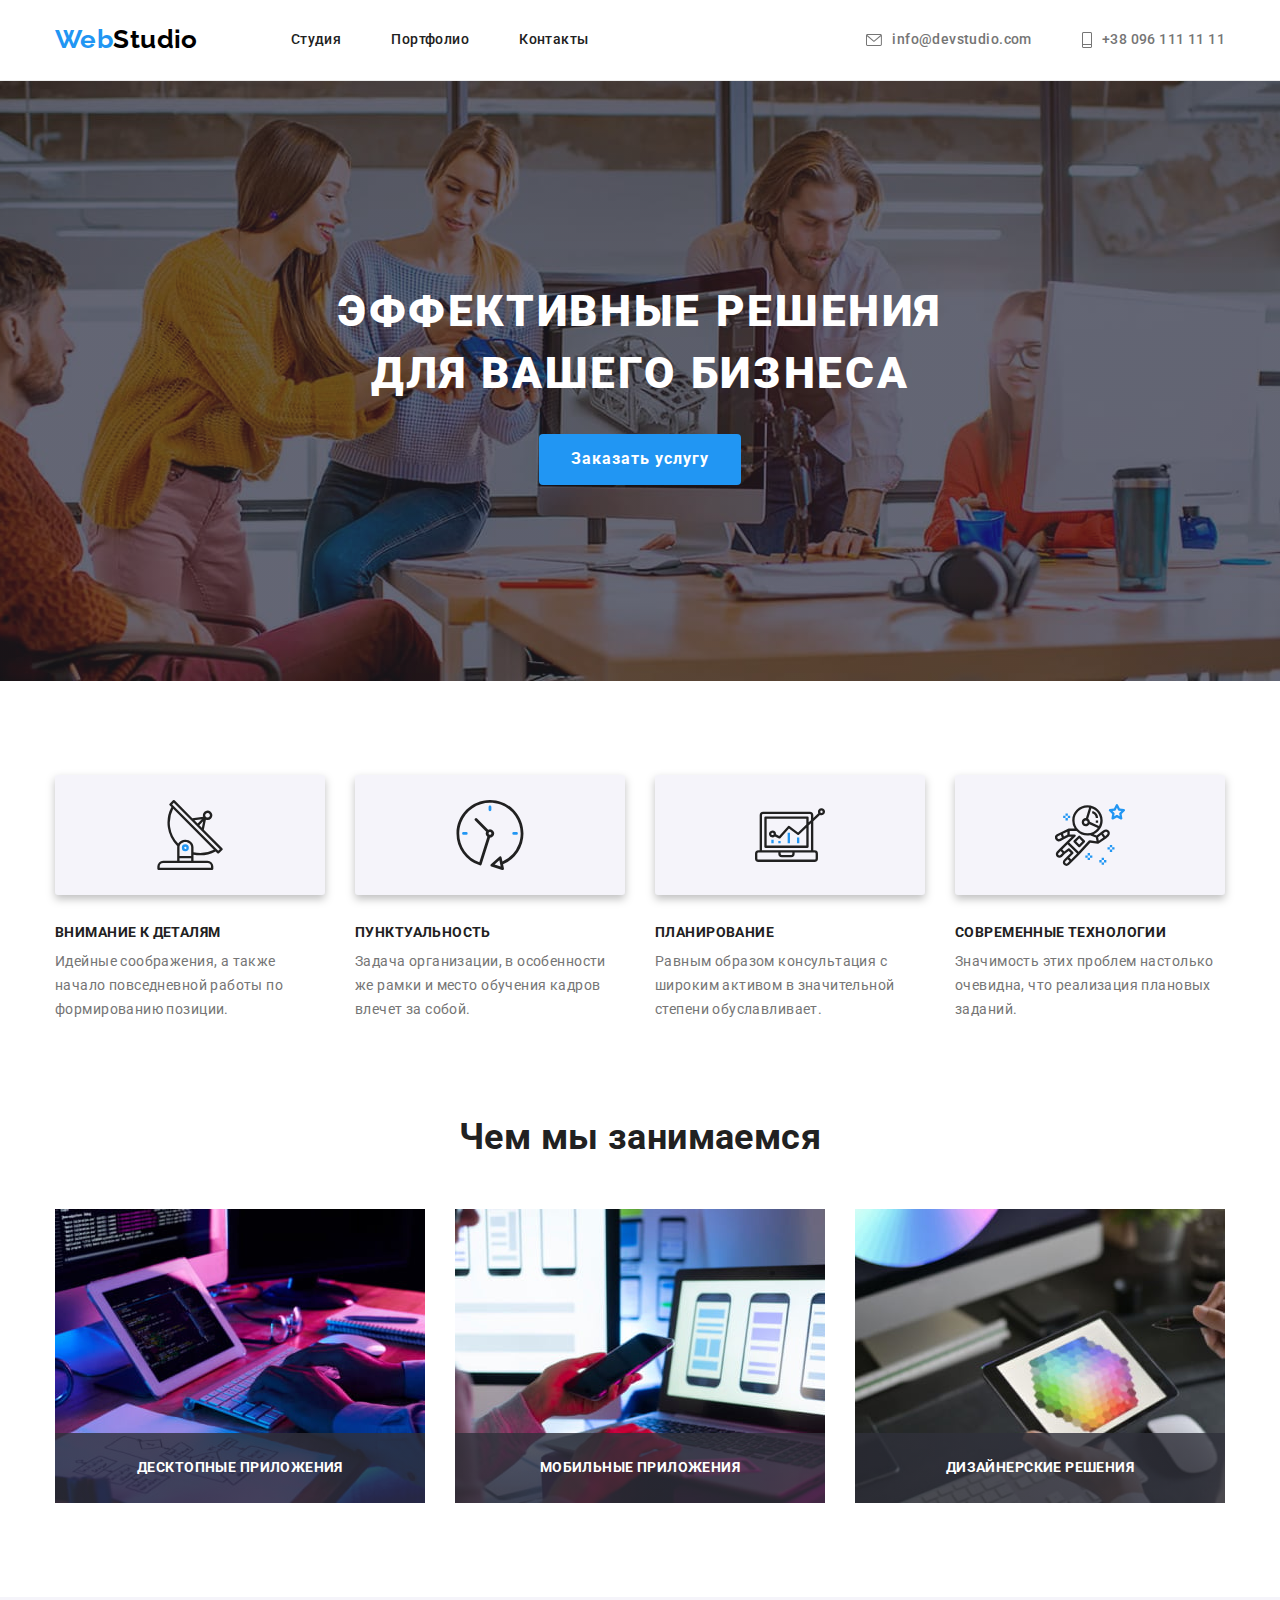
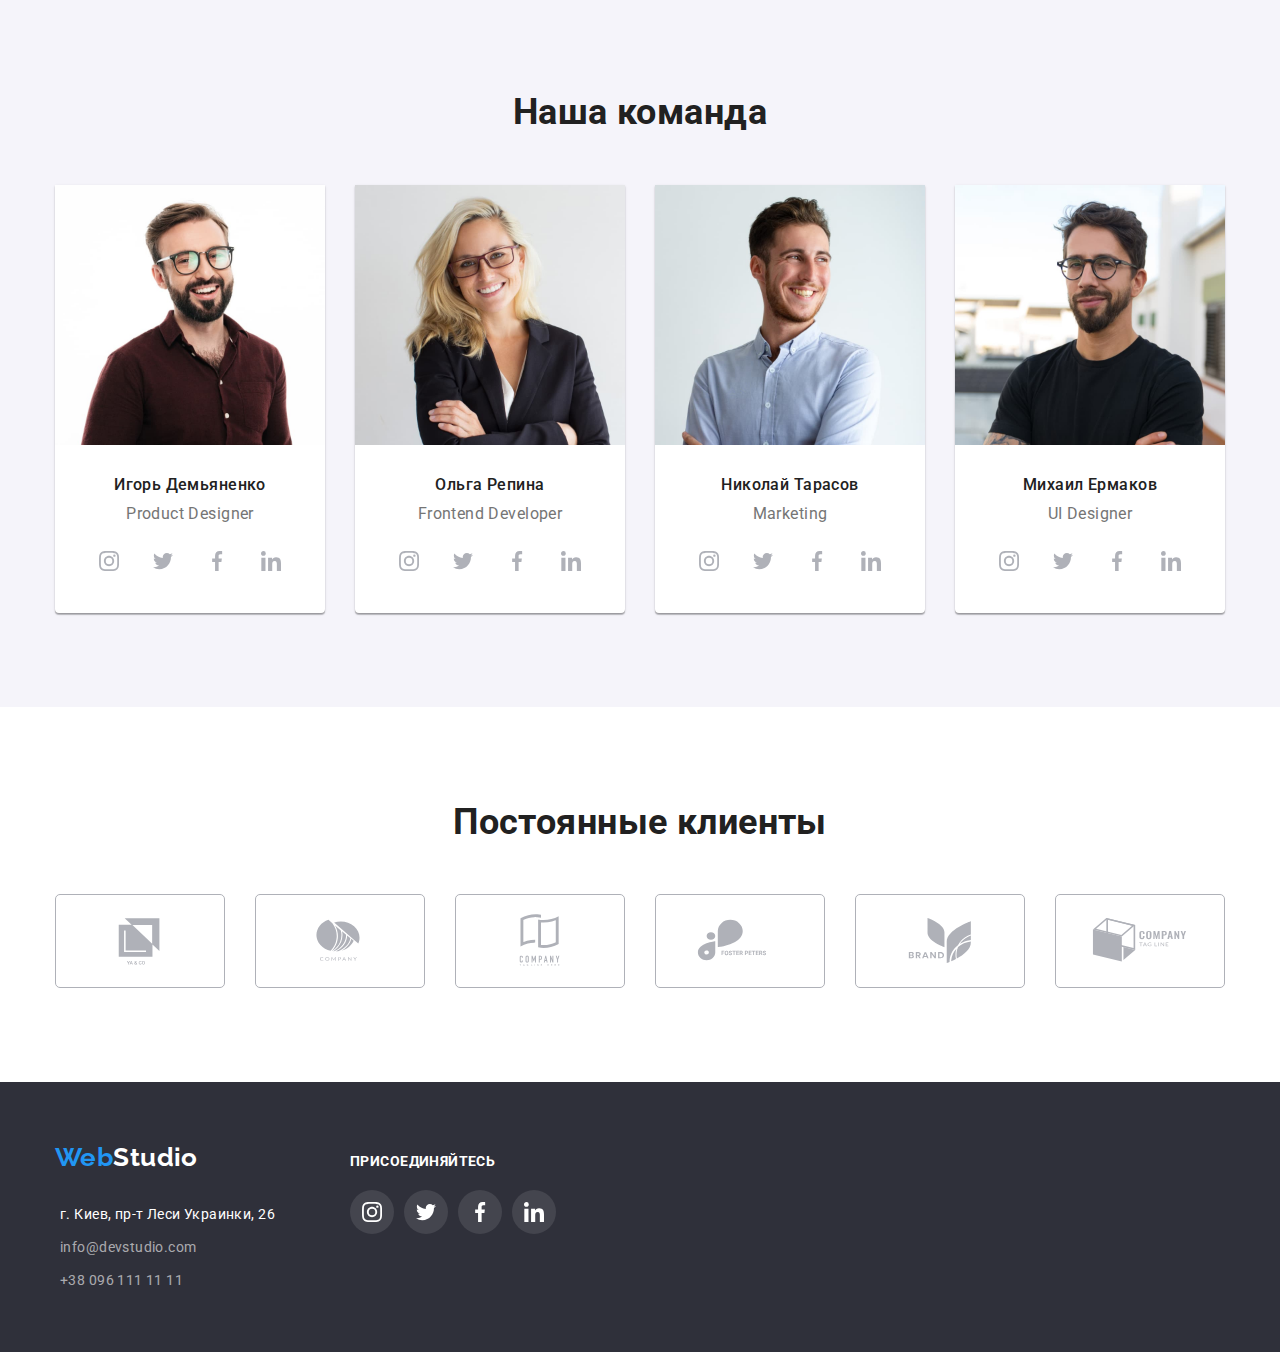
<file: index.html>
<!DOCTYPE html>
<html lang="ru">
  <head>
    <meta charset="UTF-8" />
    <meta http-equiv="X-UA-Compatible" content="IE=edge" />
    <meta name="viewport" content="width=device-width, initial-scale=1.0" />
    <title>WebStudio</title>
    <link rel="preconnect" href="https://fonts.googleapis.com" />
    <link rel="preconnect" href="https://fonts.gstatic.com" crossorigin />
    <link
      href="https://fonts.googleapis.com/css2?family=Raleway:wght@700&family=Roboto:wght@400;500;700;900&display=swap"
      rel="stylesheet"
    />
    <link
      rel="stylesheet"
      href="https://cdnjs.cloudflare.com/ajax/libs/modern-normalize/1.1.0/modern-normalize.min.css"
    />
    <link rel="stylesheet" href="./styles/styles.css" />
  </head>
  <body>
    <header class="header">
      <div class="container header-container">
        <a class="logo link" href="./index.html"> Web<span class="logo-black">Studio</span></a>
        <nav>
          <ul class="nav-list list">
            <li class="nav-item">
              <a class="nav-link link hover-color" href="./index.html">Студия</a>
            </li>
            <li class="nav-item">
              <a class="nav-link link hover-color" href="./portfolio.html">Портфолио</a>
            </li>
            <li class="nav-item"><a class="nav-link link hover-color" href="">Контакты</a></li>
          </ul>
        </nav>
        <ul class="contacts-list list">
          <li class="contacts-item">
            <a class="contacts-link link hover-color" href="mailto:info@devstudio.com"
              ><svg class="contacts-icon" width="16px" height="12px">
                <use href="./images/symbol-defs.svg#icon-mail"></use></svg
              >info@devstudio.com</a
            >
          </li>
          <li class="contacts-item">
            <a class="contacts-link link hover-color" href="tel:+380961111111"
              ><svg class="contacts-icon" width="10px" height="16px">
                <use href="./images/symbol-defs.svg#icon-phone"></use></svg
              >+38 096 111 11 11</a
            >
          </li>
        </ul>
      </div>
    </header>

    <main>
      <section class="hero overlay">
        <div class="container hero-container">
          <h1 class="hero-title">
            Эффективные решения<br />
            для вашего бизнеса
          </h1>
          <button class="btn btn-hero" type="button">Заказать услугу</button>
        </div>
      </section>
      <section class="skills section">
        <div class="container skills-container">
          <h2 class="hidden">Наши преимущества</h2>
          <ul class="skills-list list card-set">
            <li class="skills-item card-item">
              <div class="skills-wrap">
                <svg class="skills-icon" width="70px" height="70px">
                  <use href="./images/symbol-defs.svg#icon-antenna"></use>
                </svg>
              </div>
              <h3 class="skills-title">Внимание к деталям</h3>
              <p class="skills-text">
                Идейные соображения, а также начало повседневной работы по формированию позиции.
              </p>
            </li>
            <li class="skills-item card-item">
              <div class="skills-wrap">
                <svg class="skills-icon" width="70px" height="70px">
                  <use href="./images/symbol-defs.svg#icon-clock"></use>
                </svg>
              </div>
              <h3 class="skills-title">Пунктуальность</h3>
              <p class="skills-text">
                Задача организации, в особенности же рамки и место обучения кадров влечет за собой.
              </p>
            </li>
            <li class="skills-item card-item">
              <div class="skills-wrap">
                <svg class="skills-icon" width="70px" height="70px">
                  <use href="./images/symbol-defs.svg#icon-diagram"></use>
                </svg>
              </div>
              <h3 class="skills-title">Планирование</h3>
              <p class="skills-text">
                Равным образом консультация с широким активом в значительной степени обуславливает.
              </p>
            </li>
            <li class="skills-item card-item">
              <div class="skills-wrap">
                <svg class="skills-icon" width="70px" height="70px">
                  <use href="./images/symbol-defs.svg#icon-astronaut"></use>
                </svg>
              </div>
              <h3 class="skills-title">Современные технологии</h3>
              <p class="skills-text">
                Значимость этих проблем настолько очевидна, что реализация плановых заданий.
              </p>
            </li>
          </ul>
        </div>
      </section>
      <section class="work section">
        <div class="container work-container">
          <h2 class="section-title">Чем мы занимаемся</h2>
          <ul class="work-list list card-set">
            <li class="work-item card-item">
              <div class="work-thumb">
                <img
                  class="work-img"
                  src="./images/work/box1.jpg"
                  width="370"
                  height="294"
                  alt="Десктопные приложения"
                />
                <p class="work-label">Десктопные приложения</p>
              </div>
            </li>
            <li class="work-item card-item">
              <div class="work-thumb">
              <img
                class="work-img"
                src="./images/work/box2.jpg"
                width="370"
                height="294"
                alt="Мобильная разработка"
              /><p class="work-label">Мобильные приложения</p</div>
            </li>
            <li class="work-item card-item">
              <div class="work-thumb">
              <img
                class="work-img"
                src="./images/work/box3.jpg"
                width="370"
                height="294"
                alt="Дизаин"
              /><p class="work-label">Дизайнерские решения</p</div>
            </li>
          </ul>
        </div>
      </section>
      <section class="team section">
        <div class="container team-container">
          <h2 class="section-title">Наша команда</h2>
          <ul class="team-list list card-set">
            <li class="team-item card-item">
              <img
                src="./images/team/igor.jpg"
                width="270"
                height="260"
                alt="Сотрудник Игорь Демьяненко"
              />
              <div class="team-wrapper">
                <h3 class="team-name">Игорь Демьяненко</h3>
                <p class="team-work" lang="en">Product Designer</p>
                <ul class="social-nav list card-set">
                  <li class="social-item card-item">
                    <a class="social-link link" href="#" target="_blank" rel="noopener noreferrer"
                      ><svg class="team-icon" width="20" height="20">
                        <use href="./images/symbol-defs.svg#icon-instagram"></use></svg
                    ></a>
                  </li>
                  <li class="social-item card-item">
                    <a class="social-link link" href="#" target="_blank" rel="noopener noreferrer"
                      ><svg class="team-icon" width="20" height="20">
                        <use href="./images/symbol-defs.svg#icon-twitter"></use></svg
                    ></a>
                  </li>
                  <li class="social-item card-item">
                    <a class="social-link link" href="#" target="_blank" rel="noopener noreferrer"
                      ><svg class="team-icon" width="20" height="20">
                        <use href="./images/symbol-defs.svg#icon-facebook"></use></svg
                    ></a>
                  </li>
                  <li class="social-item card-item">
                    <a class="social-link link" href="#" target="_blank" rel="noopener noreferrer"
                      ><svg class="team-icon" width="20" height="20">
                        <use href="./images/symbol-defs.svg#icon-linkedin"></use></svg
                    ></a>
                  </li>
                </ul>
              </div>
            </li>
            <li class="team-item card-item">
              <img
                src="./images/team/olga.jpg"
                width="270"
                height="260"
                alt="Сотрудник Ольга Репина"
              />
              <div class="team-wrapper">
                <h3 class="team-name">Ольга Репина</h3>
                <p class="team-work" lang="en">Frontend Developer</p>
                <ul class="social-nav list card-set">
                  <li class="social-item card-item">
                    <a class="social-link link" href="#" target="_blank" rel="noopener noreferrer"
                      ><svg class="team-icon" width="20" height="20">
                        <use href="./images/symbol-defs.svg#icon-instagram"></use></svg
                    ></a>
                  </li>
                  <li class="social-item card-item">
                    <a class="social-link link" href="#" target="_blank" rel="noopener noreferrer"
                      ><svg class="team-icon" width="20" height="20">
                        <use href="./images/symbol-defs.svg#icon-twitter"></use></svg
                    ></a>
                  </li>
                  <li class="social-item card-item">
                    <a class="social-link link" href="#" target="_blank" rel="noopener noreferrer"
                      ><svg class="team-icon" width="20" height="20">
                        <use href="./images/symbol-defs.svg#icon-facebook"></use></svg
                    ></a>
                  </li>
                  <li class="social-item card-item">
                    <a class="social-link link" href="#" target="_blank" rel="noopener noreferrer"
                      ><svg class="team-icon" width="20" height="20">
                        <use href="./images/symbol-defs.svg#icon-linkedin"></use></svg
                    ></a>
                  </li>
                </ul>
              </div>
            </li>
            <li class="team-item card-item">
              <img
                src="./images/team/nikolai.jpg"
                width="270"
                height="260"
                alt="Сотрудник Николай Тарасов"
              />
              <div class="team-wrapper">
                <h3 class="team-name">Николай Тарасов</h3>
                <p class="team-work" lang="en">Marketing</p>
                <ul class="social-nav list card-set">
                  <li class="social-item card-item">
                    <a class="social-link link" href="#" target="_blank" rel="noopener noreferrer"
                      ><svg class="team-icon" width="20" height="20">
                        <use href="./images/symbol-defs.svg#icon-instagram"></use></svg
                    ></a>
                  </li>
                  <li class="social-item card-item">
                    <a class="social-link link" href="#" target="_blank" rel="noopener noreferrer"
                      ><svg class="team-icon" width="20" height="20">
                        <use href="./images/symbol-defs.svg#icon-twitter"></use></svg
                    ></a>
                  </li>
                  <li class="social-item card-item">
                    <a class="social-link link" href="#" target="_blank" rel="noopener noreferrer"
                      ><svg class="team-icon" width="20" height="20">
                        <use href="./images/symbol-defs.svg#icon-facebook"></use></svg
                    ></a>
                  </li>
                  <li class="social-item card-item">
                    <a class="social-link link" href="#" target="_blank" rel="noopener noreferrer"
                      ><svg class="team-icon" width="20" height="20">
                        <use href="./images/symbol-defs.svg#icon-linkedin"></use></svg
                    ></a>
                  </li>
                </ul>
              </div>
            </li>
            <li class="team-item card-item">
              <img
                src="./images/team/michail.jpg"
                width="270"
                height="260"
                alt=" Сотрудник Михаил Ермаков"
              />
              <div class="team-wrapper">
                <h3 class="team-name">Михаил Ермаков</h3>
                <p class="team-work" lang="en">UI Designer</p>
                <ul class="social-nav list card-set">
                  <li class="social-item card-item">
                    <a class="social-link link" href="#" target="_blank" rel="noopener noreferrer"
                      ><svg class="team-icon" width="20" height="20">
                        <use href="./images/symbol-defs.svg#icon-instagram"></use></svg
                    ></a>
                  </li>
                  <li class="social-item card-item">
                    <a class="social-link link" href="#" target="_blank" rel="noopener noreferrer"
                      ><svg class="team-icon" width="20" height="20">
                        <use href="./images/symbol-defs.svg#icon-twitter"></use></svg
                    ></a>
                  </li>
                  <li class="social-item card-item">
                    <a class="social-link link" href="#" target="_blank" rel="noopener noreferrer"
                      ><svg class="team-icon" width="20" height="20">
                        <use href="./images/symbol-defs.svg#icon-facebook"></use></svg
                    ></a>
                  </li>
                  <li class="social-item card-item">
                    <a class="social-link link" href="#" target="_blank" rel="noopener noreferrer"
                      ><svg class="team-icon" width="20" height="20">
                        <use href="./images/symbol-defs.svg#icon-linkedin"></use></svg
                    ></a>
                  </li>
                </ul>
              </div>
            </li>
          </ul>
        </div>
      </section>
      <section class="section">
        <div class="container client-container">
          <h2 class="section-title">Постоянные клиенты</h2>
          <ul class="client-list list card-set">
            <li class="card-item client-item">
              <a class="client-link" href="#" target="_blank" rel="noopener noreferrer">
                <svg class="client-icon" width="106" height="60">
                  <use href="./images/symbol-defs.svg#icon-yaso"></use></svg
              ></a>
            </li>
            <li class="card-item client-item">
              <a class="client-link" href="#" target="_blank" rel="noopener noreferrer">
                <svg class="client-icon" width="106" height="60">
                  <use href="./images/symbol-defs.svg#icon-company"></use></svg
              ></a>
            </li>
            <li class="card-item client-item">
              <a class="client-link" href="#" target="_blank" rel="noopener noreferrer">
                <svg class="client-icon" width="106" height="60">
                  <use href="./images/symbol-defs.svg#icon-company2"></use></svg
              ></a>
            </li>
            <li class="card-item client-item">
              <a class="client-link" href="#" target="_blank" rel="noopener noreferrer">
                <svg class="client-icon" width="106" height="60">
                  <use href="./images/symbol-defs.svg#icon-foster-peters"></use></svg
              ></a>
            </li>
            <li class="card-item client-item">
              <a class="client-link" href="#" target="_blank" rel="noopener noreferrer">
                <svg class="client-icon" width="106" height="60">
                  <use href="./images/symbol-defs.svg#icon-brand"></use></svg
              ></a>
            </li>
            <li class="card-item client-item">
              <a class="client-link" href="#" target="_blank" rel="noopener noreferrer">
                <svg class="client-icon" width="106" height="60">
                  <use href="./images/symbol-defs.svg#icon-tag-line"></use></svg
              ></a>
            </li>
          </ul>
        </div>
      </section>
    </main>

    <footer class="footer">
      <div class="container footer-container">
        <div class="container-address footer-item">
          <a class="logo link" href="./index.html"> Web<span class="logo-white">Studio</span></a>
          <address>
            <ul class="address-list list">
              <li class="address-item">
                <a
                  class="address-link address-google link hover-color"
                  href="https://goo.gl/maps/GdrmN5GAiVvAwd8F9"
                  target="_blank"
                  rel="noopener noreferrer"
                >
                  г. Киев, пр-т Леси Украинки, 26</a
                >
              </li>
              <li class="address-item">
                <a class="address-link link hover-color" href="mailto:info@devstudio.com"
                  >info@devstudio.com</a
                >
              </li>
              <li class="address-item">
                <a class="address-link link hover-color" href="tel:+380961111111"
                  >+38 096 111 11 11</a
                >
              </li>
            </ul>
          </address>
        </div>
        <div class="social footer-item">
          <h3 class="social-title">присоединяйтесь</h3>
          <ul class="social-nav list card-set">
            <li class="social-item">
              <a class="social-link link" href="#" target="_blank" rel="noopener noreferrer"
                ><svg class="team-icon" width="20" height="20">
                  <use href="./images/symbol-defs.svg#icon-instagram"></use></svg
              ></a>
            </li>
            <li class="social-item">
              <a class="social-link link" href="#" target="_blank" rel="noopener noreferrer"
                ><svg class="team-icon" width="20" height="20">
                  <use href="./images/symbol-defs.svg#icon-twitter"></use></svg
              ></a>
            </li>
            <li class="social-item">
              <a class="social-link link" href="#" target="_blank" rel="noopener noreferrer"
                ><svg class="team-icon" width="20" height="20">
                  <use href="./images/symbol-defs.svg#icon-facebook"></use></svg
              ></a>
            </li>
            <li class="social-item">
              <a class="social-link link" href="#" target="_blank" rel="noopener noreferrer"
                ><svg class="team-icon" width="20" height="20">
                  <use href="./images/symbol-defs.svg#icon-linkedin"></use></svg
              ></a>
            </li>
          </ul>
        </div>
      </div>
    </footer>
  </body>
</html>
</file>
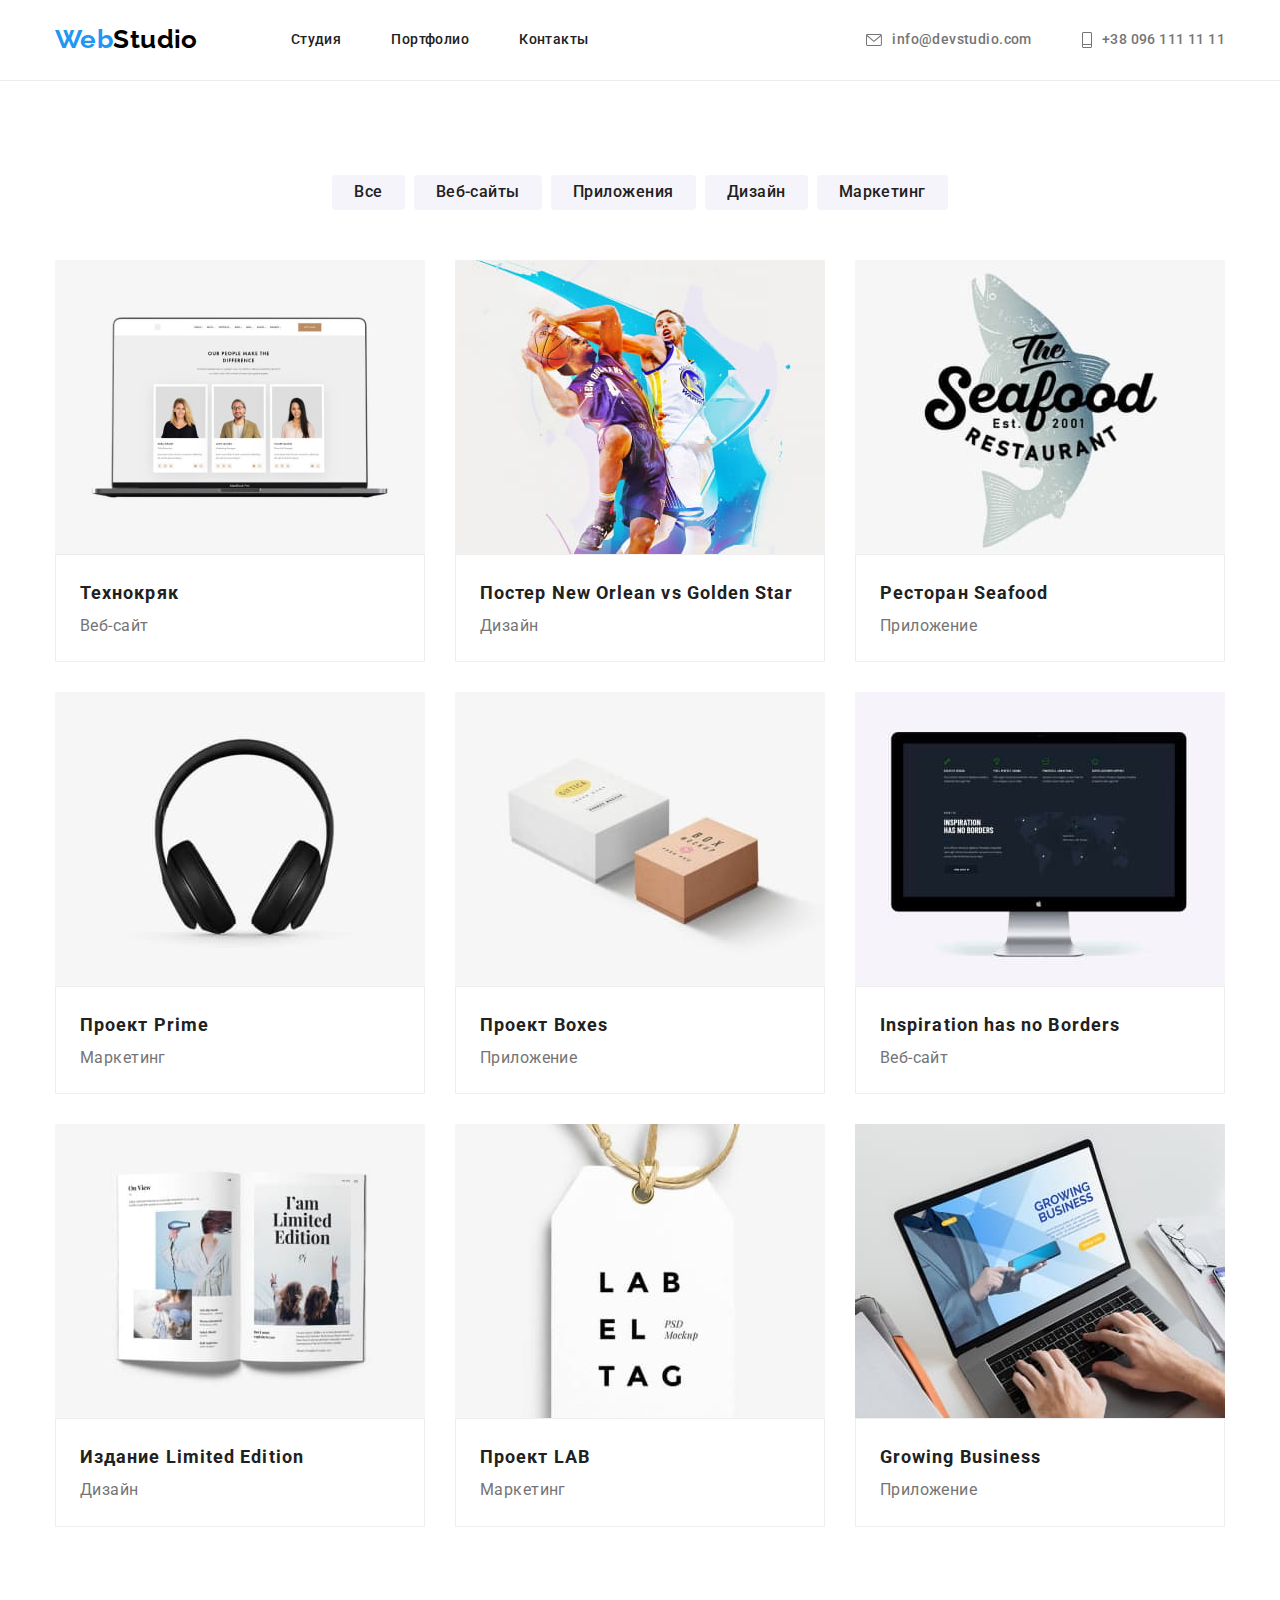
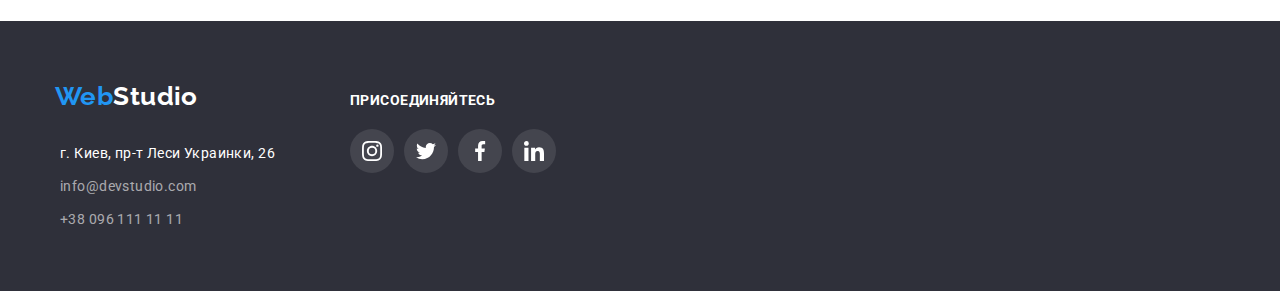
<file: portfolio.html>
<!DOCTYPE html>
<html lang="ru">
  <head>
    <meta charset="UTF-8" />
    <meta http-equiv="X-UA-Compatible" content="IE=edge" />
    <meta name="viewport" content="width=device-width, initial-scale=1.0" />
    <title>WebStudio</title>
    <link rel="preconnect" href="https://fonts.googleapis.com" />
    <link rel="preconnect" href="https://fonts.googleapis.com" />
    <link rel="preconnect" href="https://fonts.gstatic.com" crossorigin />
    <link
      href="https://fonts.googleapis.com/css2?family=Raleway:wght@700&family=Roboto:wght@400;500;700;900&display=swap"
      rel="stylesheet"
    />
    <link
      rel="stylesheet"
      href="https://cdnjs.cloudflare.com/ajax/libs/modern-normalize/1.1.0/modern-normalize.min.css"
    />
    <link rel="stylesheet" href="./styles/styles.css" />
  </head>

  <body>
    <header class="header">
      <div class="container header-container">
        <a class="logo link" href="./index.html"> Web<span class="logo-black">Studio</span></a>
        <nav>
          <ul class="nav-list list">
            <li class="nav-item">
              <a class="nav-link link hover-color" href="./index.html">Студия</a>
            </li>
            <li class="nav-item">
              <a class="nav-link link hover-color" href="./portfolio.html">Портфолио</a>
            </li>
            <li class="nav-item"><a class="nav-link link hover-color" href="">Контакты</a></li>
          </ul>
        </nav>
        <ul class="contacts-list list">
          <li class="contacts-item">
            <a class="contacts-link link hover-color" href="mailto:info@devstudio.com"
              ><svg class="contacts-icon hover-color" width="16px" height="12px">
                <use href="./images/symbol-defs.svg#icon-mail"></use></svg
              >info@devstudio.com</a
            >
          </li>
          <li class="contacts-item">
            <a class="contacts-link link hover-color" href="tel:+380961111111"
              ><svg class="contacts-icon" width="10px" height="16px">
                <use href="./images/symbol-defs.svg#icon-phone"></use></svg
              >+38 096 111 11 11</a
            >
          </li>
        </ul>
      </div>
    </header>

    <main>
      <section class="projects section">
        <h1 class="hidden">Портфолио</h1>
        <div class="container">
          <ul class="filters-list list">
            <li class="filters-item"><button class="btn btn-filters" type="button">Все</button></li>
            <li class="filters-item">
              <button class="btn btn-filters" type="button">Веб-сайты</button>
            </li>
            <li class="filters-item">
              <button class="btn btn-filters" type="button">Приложения</button>
            </li>
            <li class="filters-item">
              <button class="btn btn-filters" type="button">Дизайн</button>
            </li>
            <li class="filters-item">
              <button class="btn btn-filters" type="button">Маркетинг</button>
            </li>
          </ul>
          <ul class="projects-list list card-set">
            <li class="projects-item card-item">
              <a class="link projects-link" href="/">
                <div class="projects-thumb">
                  <img
                    class="projects-img"
                    src="./images/projects/img1.jpg"
                    width="370"
                    height="294"
                    alt="Веб-сайт Технокряк"
                  />
                  <p class="projects-overlay">
                    Ресурс предлагает комплексные предложения с разным уровнем функционала и
                    сервисов. Все это позволит посетителю получить исчерпывающие сведения<br>о компании
                    или частном лице.
                  </p>
                </div>
                <div class="projects-wrapper">
                  <h2 class="projects-title">Технокряк</h2>
                  <p class="projects-text">Веб-сайт</p>
                </div></a
              >
            </li>
            <li class="projects-item card-item">
              <a class="link projects-link" href="/">
                <img
                  class="projects-img"
                  src="./images/projects/img2.jpg"
                  width="370"
                  height="294"
                  alt="Дизайн Постер New Orlean vs Golden Star"
                />
                <div class="projects-wrapper">
                  <h2 class="projects-title">Постер New Orlean vs Golden Star</h2>
                  <p class="projects-text">Дизайн</p>
                </div></a
              >
            </li>
            <li class="projects-item card-item">
              <a class="link projects-link" href="/">
                <img
                  class="projects-img"
                  src="./images/projects/img3.jpg"
                  width="370"
                  height="294"
                  alt="Приложение Ресторан Seafood"
                />
                <div class="projects-wrapper">
                  <h2 class="projects-title">Ресторан Seafood</h2>
                  <p class="projects-text">Приложение</p>
                </div></a
              >
            </li>
            <li class="projects-item card-item">
              <a class="link projects-link" href="/">
                <img
                  class="projects-img"
                  src="./images/projects/img4.jpg"
                  width="370"
                  height="294"
                  alt="Маркетинг Проект Prime"
                />
                <div class="projects-wrapper">
                  <h2 class="projects-title">Проект Prime</h2>
                  <p class="projects-text">Маркетинг</p>
                </div></a
              >
            </li>
            <li class="projects-item card-item">
              <a class="link projects-link" href="/">
                <img
                  class="projects-img"
                  src="./images/projects/img5.jpg"
                  width="370"
                  height="294"
                  alt="Приложение Проект Boxes"
                />
                <div class="projects-wrapper">
                  <h2 class="projects-title">Проект Boxes</h2>
                  <p class="projects-text">Приложение</p>
                </div></a
              >
            </li>
            <li class="projects-item card-item">
              <a class="link projects-link" href="/">
                <img
                  class="projects-img"
                  src="./images/projects/img6.jpg"
                  width="370"
                  height="294"
                  alt="Веб-сайт Inspiration has no Borders"
                />
                <div class="projects-wrapper">
                  <h2 class="projects-title">Inspiration has no Borders</h2>
                  <p class="projects-text">Веб-сайт</p>
                </div></a
              >
            </li>
            <li class="projects-item card-item">
              <a class="link projects-link" href="/">
                <img
                  class="projects-img"
                  src="./images/projects/img7.jpg"
                  width="370"
                  height="294"
                  alt="Дизайн Издание Limited Edition"
                />
                <div class="projects-wrapper">
                  <h2 class="projects-title">Издание Limited Edition</h2>
                  <p class="projects-text">Дизайн</p>
                </div></a
              >
            </li>
            <li class="projects-item card-item">
              <a class="link projects-link" href="/">
                <img
                  class="projects-img"
                  src="./images/projects/img8.jpg"
                  width="370"
                  height="294"
                  alt="Маркетинг Проект LAB"
                />
                <div class="projects-wrapper">
                  <h2 class="projects-title">Проект LAB</h2>
                  <p class="projects-text">Маркетинг</p>
                </div></a
              >
            </li>
            <li class="projects-item card-item">
              <a class="link projects-link" href="/">
                <img
                  class="projects-img"
                  src="./images/projects/img9.jpg"
                  width="370"
                  height="294"
                  alt="Приложение Growing Business"
                />
                <div class="projects-wrapper">
                  <h2 class="projects-title">Growing Business</h2>
                  <p class="projects-text">Приложение</p>
                </div></a
              >
            </li>
          </ul>
        </div>
      </section>
    </main>

    <footer class="footer">
      <div class="container footer-container">
        <div class="container-address footer-item">
          <a class="logo link" href="./index.html"> Web<span class="logo-white">Studio</span></a>
          <address>
            <ul class="address-list list">
              <li class="address-item">
                <a
                  class="address-link address-google link hover-color"
                  href="https://goo.gl/maps/GdrmN5GAiVvAwd8F9"
                  target="_blank"
                  rel="noopener noreferrer"
                >
                  г. Киев, пр-т Леси Украинки, 26</a
                >
              </li>
              <li class="address-item">
                <a class="address-link link hover-color" href="mailto:info@devstudio.com"
                  >info@devstudio.com</a
                >
              </li>
              <li class="address-item">
                <a class="address-link link hover-color" href="tel:+380961111111"
                  >+38 096 111 11 11</a
                >
              </li>
            </ul>
          </address>
        </div>
        <div class="social footer-item">
          <h3 class="social-title">присоединяйтесь</h3>
          <ul class="social-nav list card-set">
            <li class="social-item">
              <a class="social-link link" href="#" target="_blank" rel="noopener noreferrer"
                ><svg class="team-icon" width="20" height="20">
                  <use href="./images/symbol-defs.svg#icon-instagram"></use></svg
              ></a>
            </li>
            <li class="social-item">
              <a class="social-link link" href="#" target="_blank" rel="noopener noreferrer"
                ><svg class="team-icon" width="20" height="20">
                  <use href="./images/symbol-defs.svg#icon-twitter"></use></svg
              ></a>
            </li>
            <li class="social-item">
              <a class="social-link link" href="#" target="_blank" rel="noopener noreferrer"
                ><svg class="team-icon" width="20" height="20">
                  <use href="./images/symbol-defs.svg#icon-facebook"></use></svg
              ></a>
            </li>
            <li class="social-item">
              <a class="social-link link" href="#" target="_blank" rel="noopener noreferrer"
                ><svg class="team-icon" width="20" height="20">
                  <use href="./images/symbol-defs.svg#icon-linkedin"></use></svg
              ></a>
            </li>
          </ul>
        </div>
      </div>
    </footer>
  </body>
</html>
</file>
<file: styles/styles.css>
body {
  margin: 0;
  font-family: 'Roboto', sans-serif;
  font-weight: 400;
  font-size: 14px;
  line-height: 1.71;
  letter-spacing: 0.03em;
  color: var(--text-color2);
}

:root {
  --brand-color: #2196f3;
  --text-color: #212121;
  --text-color2: #757575;
  --text-color3: #fff;
  --background-color1: #fff;
  --background-color2: #f5f4fa;
  --background-color3: #2f303a;
  --background-color4: #e5e5e5;
  --icon-color: #afb1b8;
  --card-gap: 30px;
  --card-item: 3;
}
h1,
h2,
h3,
h4,
ul,
li,
p {
  padding: 0;
  margin: 0;
}
img {
  display: block;
  max-width: 100%;
  height: auto;
}
.container {
  width: 1200px;
  padding-left: 15px;
  padding-right: 15px;
  margin-left: auto;
  margin-right: auto;
}
.section {
  padding-top: 94px;
  padding-bottom: 94px;
}

.link {
  text-decoration: none;
  color: currentColor;
}
.list {
  list-style: none;
}
.card-set {
  display: flex;
  flex-wrap: wrap;
  gap: var(--card-gap);
}
.card-item {
  flex-basis: calc((100% - ((var(--card-item) - 1) * var(--card-gap))) / var(--card-item));
}
.header {
  border-bottom: 1px solid #ececec;
  font-weight: 500;
  line-height: 1.1;
}
.header-container {
  display: flex;
  align-items: center;
}
.logo {
  font-family: 'Raleway';
  font-style: normal;
  font-weight: 700;
  font-size: 26px;
  line-height: 1.2;
  color: var(--brand-color);
}
.header .logo {
  margin-right: 93px;
}

.logo-black {
  color: #000;
}
.logo-white {
  color: var(--text-color3);
}
.nav-list {
  display: flex;
}

.contacts-list {
  display: flex;
  margin-left: auto;
}
.nav-item:not(:last-child),
.contacts-item:not(:last-child) {
  margin-right: 50px;
}
.nav-link,
.contacts-link {
  display: flex;
  align-items: center;
  padding-top: 32px;
  padding-bottom: 32px;
}
.contacts-icon {
  fill: currentColor;
  margin-right: 10px;
}
.nav-link {
  color: var(--text-color);
}
.hover-color:hover,
.hover-color:focus {
  color: var(--brand-color);
  transition: 250ms;
  transition-timing-function: cubic-bezier(0.4, 0, 0.2, 1);
}

.hero {
  padding-bottom: 200px;
  padding-top: 200px;
  color: var(--text-color3);
  background-color: var(--background-color3);
}
.overlay {
  max-width: 1600px;
  height: 600px;
  margin-left: auto;
  margin-right: auto;
  background-image: linear-gradient(
      to right,
      rgba(47, 48, 58, 0.4),
      rgba(47, 48, 58, 0.4)
    ),url('../images/Img-backgraund.jpg');
  background-repeat: no-repeat;
  background-position: center;
  background-size: cover;
}
.hero-container {
  text-align: center;
}

.hero-title {
  margin-bottom: 30px;
  font-weight: 900;
  font-size: 44px;
  line-height: 1.4;
  letter-spacing: 0.06em;
  text-transform: uppercase;
}
.btn-hero {
  padding: 10px 32px;
  border: 0;
  font-weight: 700;
  font-size: 16px;
  line-height: 1.9;
  letter-spacing: 0.06em;
  color: var(--text-color3);
  background-color: var(--brand-color);
  border-radius: 4px;
  cursor: pointer;
}

.btn-hero:hover,
.btn-hero:focus {
  color: var(--text-color3);
  background: #188ce8;
  box-shadow: 0px 4px 4px rgba(0, 0, 0, 0.15);
  transition: 250ms;
  transition-timing-function: cubic-bezier(0.4, 0, 0.2, 1);
}

.btn-filters {
  font-weight: 500;
  font-size: 16px;
  line-height: 1.42;
  letter-spacing: 0.03em;
  padding: 6px 22px;
  border: 0;
  border-radius: 4px;
  cursor: pointer;
  background-color: var(--background-color2);
  color: var(--text-color);
}
.btn-filters:hover,
.btn-filters:focus {
  color: var(--text-color3);
  background-color: var(--brand-color);
  box-shadow: 0px 3px 1px rgba(0, 0, 0, 0.1), 0px 1px 2px rgba(0, 0, 0, 0.08),
    0px 2px 2px rgba(0, 0, 0, 0.12);
  transition: 250ms;
  transition-timing-function: cubic-bezier(0.4, 0, 0.2, 1);
}

.skills-list {
  --card-item: 4;
}
.skills-wrap {
  display: flex;
  padding: 25px;
  margin-bottom: 30px;
  align-items: center;
  justify-content: center;
  background-color: var(--background-color2);
  border-radius: 3px;
  filter: drop-shadow(0px 4px 4px rgba(0, 0, 0, 0.25));
}

.skills-title {
  margin-bottom: 10px;
  font-weight: 700;
  font-size: 14px;
  line-height: 1.1;
  text-transform: uppercase;
  color: var(--text-color);
}
.skills-text {
  width: 270px;
}
.work {
  padding-top: 0;
}
.work-item {
  font-weight: 700;
  font-size: 14px;
  line-height: 1.14;
  text-transform: uppercase;
  color: var(--text-color3);
}
.work-thumb {
  position: relative;
  text-align: center;
}
.work-label {
  position: absolute;
  bottom: 0;
  padding: 27px;
  width: 100%;
  background-image: linear-gradient(to right, rgba(47, 48, 58, 0.8), rgba(47, 48, 58, 0.8));
}
.section-title {
  margin-bottom: 50px;
  font-weight: 700;
  font-size: 36px;
  line-height: 1.2;
  text-align: center;
  color: var(--text-color);
}
.team {
  background-color: var(--background-color2);
}
.team-item {
  --card-item: 4;
  text-align: center;
  background-color: var(--background-color1);
  box-shadow: 0px 1px 3px rgba(0, 0, 0, 0.12), 0px 1px 1px rgba(0, 0, 0, 0.14),
    0px 2px 1px rgba(0, 0, 0, 0.2);
  border-radius: 0px 0px 4px 4px;
}
.team-wrapper {
  padding: 30px 32px;
}
.team-name {
  margin-bottom: 10px;
  font-weight: 500;
  font-size: 16px;
  line-height: 1.19;
  color: var(--text-color);
}

.team-work {
  margin-bottom: 16px;
  font-size: 16px;
  line-height: 1.19;
  color: var(--text-color2);
}

.social-nav {
  --card-item: 4;
  --card-gap: 10px;
}
.social-item {

}
.social-link {
  display: flex;
  justify-content: center;
  align-items: center;
  border-radius: 50%;
  width: 44px;
  height: 44px;
  fill: #afb1b8;
  
}
.social-link:hover, .social-link:focus {
  background-color: var(--brand-color);
  fill: var(--background-color1);
  transition: 250ms;
  transition-timing-function: cubic-bezier(0.4, 0, 0.2, 1);
}
.client-list {
  --card-item: 6;
}
.card-item {

}
.client-item {

}
.client-link {
  display: flex;
  align-items: center;
  justify-content: center;
  padding: 16px 30px;
  border: 1px solid #afb1b8;
  border-radius: 5px;
  fill: var(--icon-color);
}
.client-link:hover, .client-link:focus {
  fill: var(--brand-color);
  border: 1px solid var(--brand-color);
  transition: 250ms;
  transition-timing-function: cubic-bezier(0.4, 0, 0.2, 1);
}
.footer {
  padding-top: 60px;
  padding-bottom: 60px;
  background-color: var(--background-color3);
}
.footer-container {
  display: flex;
  align-items: baseline;
}
.footer-item:not(:last-child) {
  margin-right: 70px;
}
.container-address {
  display: inline;
}
.social {
}
.social-title {
  color: var(--text-color3);
  text-transform: uppercase;
  font-size: 14px;
  line-height: 1.14;
  margin-bottom: 20px;
}
.footer .social-link {
  background: rgba(255, 255, 255, 0.1);
  fill: var(--text-color3);
}
.footer .social-link:hover {
  background: var(--brand-color);

}
.footer .logo {
  display: block;
  margin-bottom: 30px;
}
address {
  font-style: inherit;
}
.address-list {
  font-size: 14px;
  line-height: 1.7;
}
.address-item:not(:last-child) {
  margin-bottom: 9px;
}

.address-link {
  padding: 5px;
  color: rgba(255, 255, 255, 0.6);
}

.address-google {
  color: var(--text-color3);
}

/* projects */
.hidden {
  visibility: hidden;
  display: none;
}

.filters-list {
  display: flex;
  flex-wrap: wrap;
  justify-content: center;
  gap: 9px;
  margin-bottom: 50px;
}

.projects-item {

}
.projects-link {
  display: block;
}
.projects-link:hover, .projects-link:focus {
  box-shadow: 0px 1px 1px rgba(0, 0, 0, 0.12), 0px 4px 4px rgba(0, 0, 0, 0.06), 1px 4px 6px rgba(0, 0, 0, 0.16);
  transition: 250ms;
  transition-timing-function: cubic-bezier(0.4, 0, 0.2, 1);
}
.projects-thumb {
  position: relative;
  overflow: hidden;
  
}
.projects-link:hover .projects-overlay, .projects-link:focus .projects-overlay {
  transform: translatex(0);
}
.projects-overlay {
  position: absolute;
  top: 0;
  left: 0;
  width: 100%;
  height: 100%;
  padding: 63px 24px;
  color: var(--text-color3);
  font-weight: 400;
  font-size: 18px;
  line-height: 1.55;
  background-image: linear-gradient(to right, rgba(33, 150, 243, 0.9), rgba(33, 150, 243, 0.9));
  transform: translatey(100%);
  transition: 250ms;
  transition-timing-function: cubic-bezier(0.4, 0, 0.2, 1);
}
.projects-wrapper {
  padding: 20px 24px;
  font-size: 16px;
  line-height: 1.9;
  border-top: none;
  border: 1px solid #eeeeee;
}
.projects-title {
  font-weight: 700;
  font-size: 18px;
  line-height: 2;
  letter-spacing: 0.06em;
  color: var(--text-color);
}
</file>
